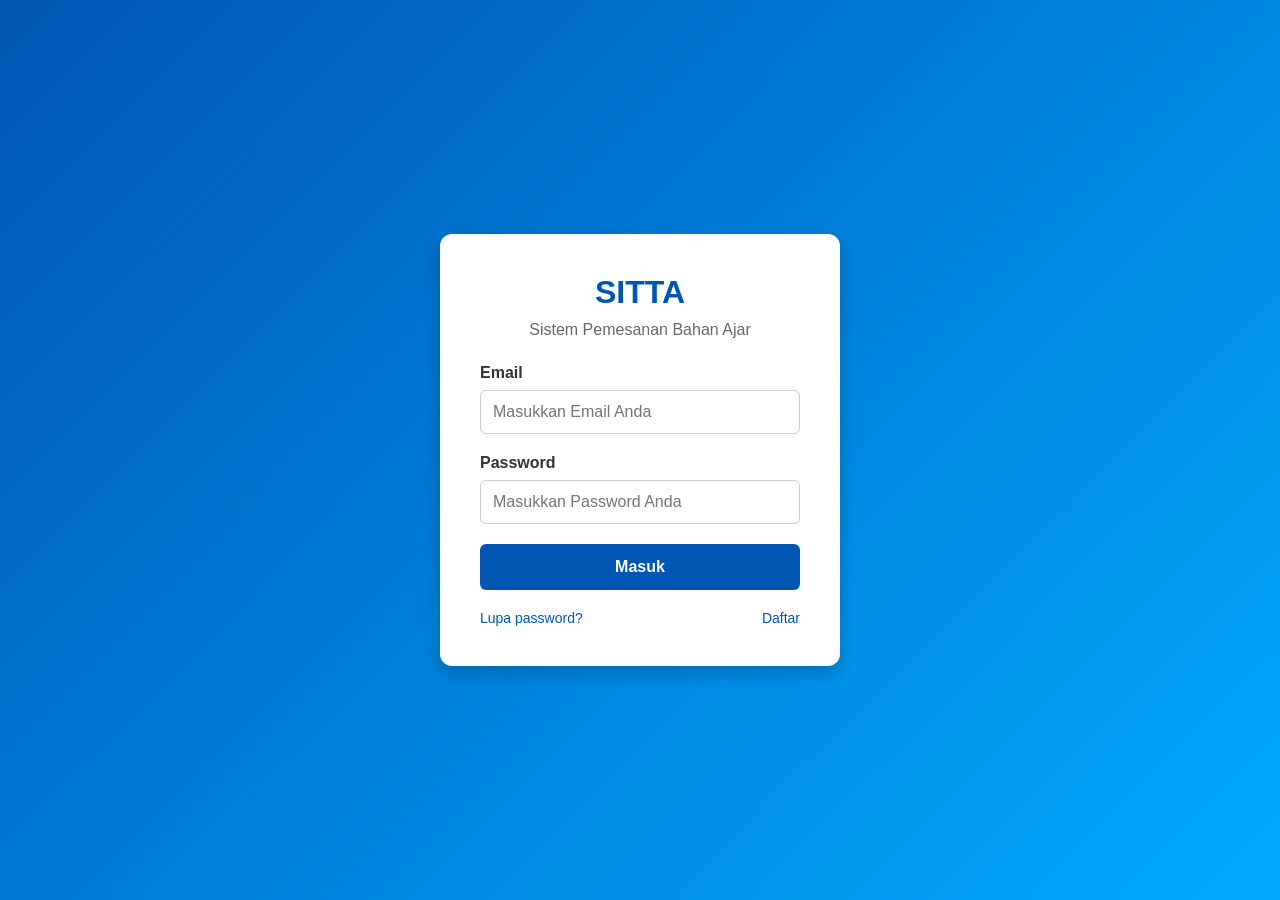
<file: Semester 6/Pemrograman Berbasis WEB/Tugas 1/index.html>
<!DOCTYPE html>
<html lang="id">
<head>
    <meta charset="UTF-8">
    <meta name="viewport" content="width=device-width, initial-scale=1.0">
    <title>SITTA - Login</title>
    <link rel="stylesheet" href="css/style.css">
</head>
<body>

    <div class="login-container">
        <div class="login-box">
            <h1>SITTA</h1>
            <p>Sistem Pemesanan Bahan Ajar</p>
            
            <form id="loginForm">
                <div class="input-group">
                    <label for="email">Email</label>
                    <input type="email" id="email" placeholder="Masukkan Email Anda">
                </div>
                <div class="input-group">
                    <label for="password">Password</label>
                    <input type="password" id="password" placeholder="Masukkan Password Anda">
                </div>
                <button type="submit" class="btn">Masuk</button>
            </form>

            <div class="login-links">
                <a href="#" id="forgotLink">Lupa password?</a>
                <a href="#" id="registerLink">Daftar</a>
            </div>
        </div>
    </div>

    <div id="customModal" class="modal-overlay">
        <div class="modal-content">
            <span class="close-btn">&times;</span>
            <h2 id="modalTitle">Judul Modal</h2>
            <p id="modalDesc" style="margin-top: 15px; color: #555;">Deskripsi Modal</p>
        </div>
    </div>

    <script src="js/data.js"></script>
    <script src="js/script.js"></script>
</body>
</html>
</file>
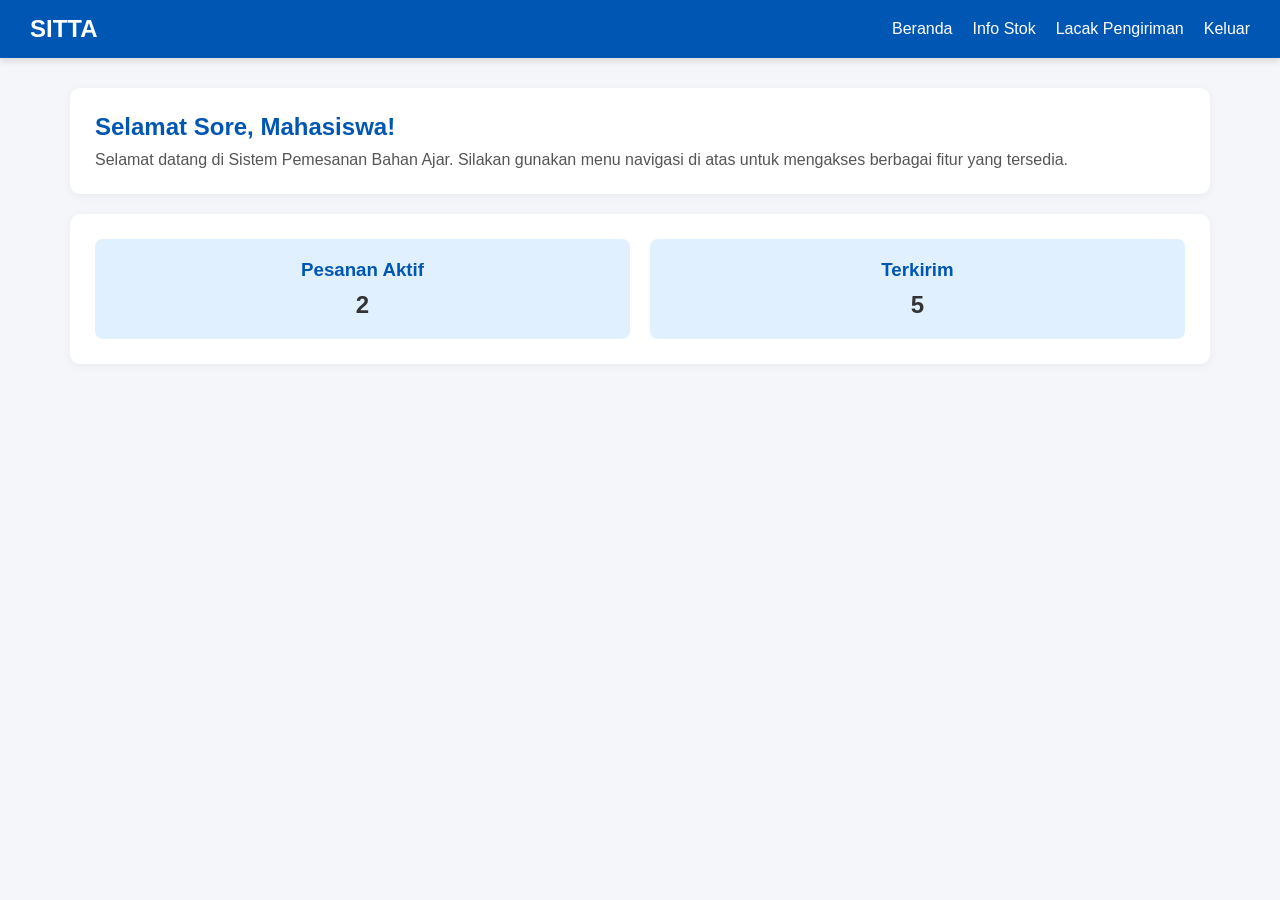
<file: Semester 6/Pemrograman Berbasis WEB/Tugas 1/dashboard.html>
<!DOCTYPE html>
<html lang="id">
<head>
    <meta charset="UTF-8">
    <meta name="viewport" content="width=device-width, initial-scale=1.0">
    <title>SITTA - Dashboard</title>
    <link rel="stylesheet" href="css/style.css">
</head>
<body>

    <nav class="navbar">
        <div class="navbar-brand">SITTA</div>
        <ul class="nav-links">
            <li><a href="dashboard.html">Beranda</a></li>
            <li><a href="stok.html">Info Stok</a></li>
            <li><a href="tracking.html">Lacak Pengiriman</a></li>
            <li><a href="index.html">Keluar</a></li>
        </ul>
    </nav>

    <div class="main-container">
        <div class="card">
            <h2 style="color: #0056b3;"><span id="greetingText">Halo</span>, <span id="userName">Mahasiswa</span>!</h2>
            <p style="margin-top: 10px; color: #555;">Selamat datang di Sistem Pemesanan Bahan Ajar. Silakan gunakan menu navigasi di atas untuk mengakses berbagai fitur yang tersedia.</p>
        </div>

        <div class="card" style="display: flex; gap: 20px; flex-wrap: wrap;">
            <div style="flex: 1; min-width: 200px; padding: 20px; background: #e0f0ff; border-radius: 8px; text-align: center;">
                <h3 style="color: #0056b3;">Pesanan Aktif</h3>
                <p style="font-size: 24px; font-weight: bold; margin-top: 10px;">2</p>
            </div>
            <div style="flex: 1; min-width: 200px; padding: 20px; background: #e0f0ff; border-radius: 8px; text-align: center;">
                <h3 style="color: #0056b3;">Terkirim</h3>
                <p style="font-size: 24px; font-weight: bold; margin-top: 10px;">5</p>
            </div>
        </div>
    </div>

    <script src="js/data.js"></script>
    <script src="js/script.js"></script>
</body>
</html>
</file>
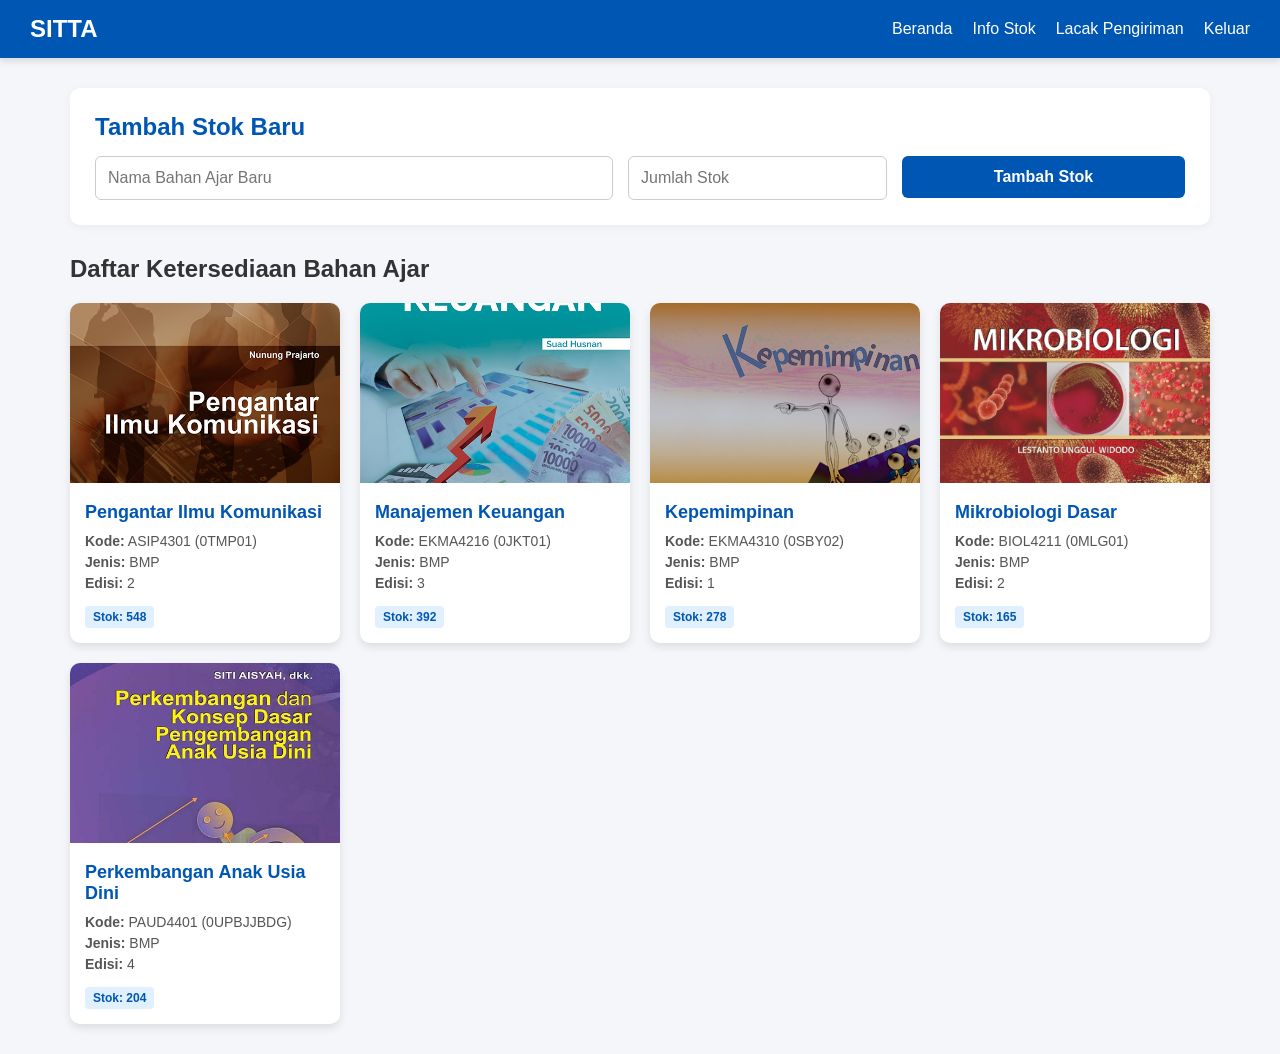
<file: Semester 6/Pemrograman Berbasis WEB/Tugas 1/stok.html>
<!DOCTYPE html>
<html lang="id">
<head>
    <meta charset="UTF-8">
    <meta name="viewport" content="width=device-width, initial-scale=1.0">
    <title>SITTA - Informasi Stok Bahan Ajar</title>
    <link rel="stylesheet" href="css/style.css">
</head>
<body>

    <nav class="navbar">
        <div class="navbar-brand">SITTA</div>
        <ul class="nav-links">
            <li><a href="dashboard.html">Beranda</a></li>
            <li><a href="stok.html">Info Stok</a></li>
            <li><a href="tracking.html">Lacak Pengiriman</a></li>
            <li><a href="index.html">Keluar</a></li>
        </ul>
    </nav>

    <div class="main-container">
        
        <div class="card" style="margin-bottom: 30px;">
            <h2 style="color: #0056b3; margin-bottom: 15px;">Tambah Stok Baru</h2>
            <form id="addStockForm" style="display: flex; gap: 15px; flex-wrap: wrap;">
                <div class="input-group" style="flex: 2; margin-bottom: 0;">
                    <input type="text" id="newBookName" placeholder="Nama Bahan Ajar Baru" required>
                </div>
                <div class="input-group" style="flex: 1; margin-bottom: 0;">
                    <input type="number" id="newBookStock" placeholder="Jumlah Stok" min="1" required>
                </div>
                <button type="submit" class="btn" style="flex: 1; height: 100%; padding: 12px;">Tambah Stok</button>
            </form>
        </div>

        <h2 style="color: #333; margin-bottom: 10px;">Daftar Ketersediaan Bahan Ajar</h2>
        
        <div id="stockContainer" class="grid-container">
        </div>

    </div>

    <script src="js/data.js"></script>
    <script src="js/script.js"></script>
</body>
</html>
</file>
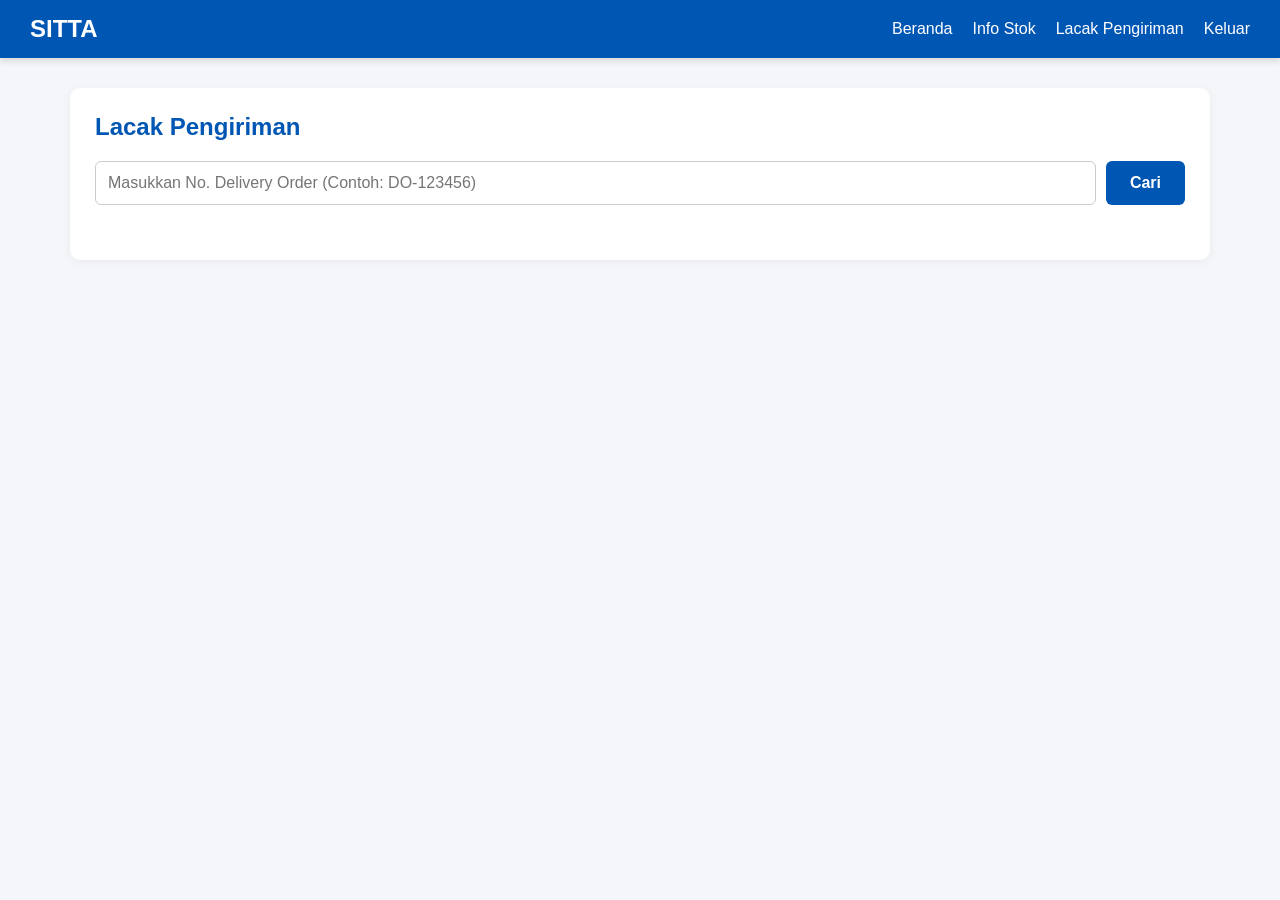
<file: Semester 6/Pemrograman Berbasis WEB/Tugas 1/tracking.html>
<!DOCTYPE html>
<html lang="id">
<head>
    <meta charset="UTF-8">
    <meta name="viewport" content="width=device-width, initial-scale=1.0">
    <title>SITTA - Lacak Pengiriman</title>
    <link rel="stylesheet" href="css/style.css">
</head>
<body>

    <nav class="navbar">
        <div class="navbar-brand">SITTA</div>
        <ul class="nav-links">
            <li><a href="dashboard.html">Beranda</a></li>
            <li><a href="stok.html">Info Stok</a></li>
            <li><a href="tracking.html">Lacak Pengiriman</a></li>
            <li><a href="index.html">Keluar</a></li>
        </ul>
    </nav>

    <div class="main-container">
        <div class="card">
            <h2 style="color: #0056b3; margin-bottom: 20px;">Lacak Pengiriman</h2>
            
            <div class="search-box">
                <input type="text" id="trackingInput" placeholder="Masukkan No. Delivery Order (Contoh: DO-123456)">
                <button id="trackingBtn" class="btn" style="width: auto; padding: 12px 24px;">Cari</button>
            </div>

            <div id="trackingResult" class="hidden">
                <hr style="border: none; border-top: 1px solid #eee; margin-bottom: 20px;">
                <h3 style="margin-bottom: 10px;">Detail Pengiriman</h3>
                <p><strong>Penerima:</strong> <span id="trackPenerima">Mahasiswa A</span></p>
                <p><strong>Ekspedisi:</strong> <span id="trackEkspedisi">SITTA Express</span></p>
                <p><strong>Nomor Resi:</strong> <span id="trackResi" style="color: #0056b3; font-weight: bold;">DO-123456</span></p>

                <div class="timeline" id="trackingTimeline">
                    <div class="timeline-item">
                        <h4>Paket sedang dalam perjalanan ke alamat tujuan</h4>
                        <p>15 Mei 2024, 09:30 WIB - Kurir: Budi</p>
                    </div>
                    <div class="timeline-item">
                        <h4>Paket telah keluar dari gudang sortir pusat</h4>
                        <p>14 Mei 2024, 21:15 WIB - Gudang Jakarta</p>
                    </div>
                    <div class="timeline-item">
                        <h4>Paket diserahkan ke pihak ekspedisi</h4>
                        <p>14 Mei 2024, 15:00 WIB - SITTA Hub</p>
                    </div>
                    <div class="timeline-item">
                        <h4>Pesanan diproses dan sedang disiapkan</h4>
                        <p>13 Mei 2024, 10:00 WIB - Kampus Pusat</p>
                    </div>
                </div>
            </div>
        </div>
    </div>

    <script src="js/data.js"></script>
    <script src="js/script.js"></script>
</body>
</html>
</file>
<file: Semester 6/Pemrograman Berbasis WEB/Tugas 1/css/style.css>
* {
    margin: 0;
    padding: 0;
    box-sizing: border-box;
    font-family: 'Segoe UI', Tahoma, Geneva, Verdana, sans-serif;
}

body {
    background-color: #f4f6f9;
    color: #333;
    display: flex;
    flex-direction: column;
    min-height: 100vh;
}

.login-container {
    display: flex;
    justify-content: center;
    align-items: center;
    height: 100vh;
    background: linear-gradient(135deg, #0056b3, #00aaff);
}

.login-box {
    background: #fff;
    padding: 40px;
    border-radius: 12px;
    box-shadow: 0 8px 16px rgba(0, 0, 0, 0.2);
    width: 100%;
    max-width: 400px;
    text-align: center;
}

.login-box h1 {
    margin-bottom: 10px;
    color: #0056b3;
}

.login-box p {
    margin-bottom: 25px;
    color: #666;
}

.input-group {
    margin-bottom: 20px;
    text-align: left;
}

.input-group label {
    display: block;
    margin-bottom: 8px;
    font-weight: 600;
}

.input-group input {
    width: 100%;
    padding: 12px;
    border: 1px solid #ccc;
    border-radius: 6px;
    font-size: 16px;
}

.input-group input:focus {
    border-color: #0056b3;
    outline: none;
}

.btn {
    width: 100%;
    padding: 14px;
    background-color: #0056b3;
    color: white;
    border: none;
    border-radius: 6px;
    font-size: 16px;
    font-weight: bold;
    cursor: pointer;
    transition: background 0.3s;
}

.btn:hover {
    background-color: #004494;
}

.login-links {
    margin-top: 20px;
    display: flex;
    justify-content: space-between;
    font-size: 14px;
}

.login-links a {
    color: #0056b3;
    text-decoration: none;
    cursor: pointer;
}

.login-links a:hover {
    text-decoration: underline;
}

.modal-overlay {
    display: none;
    position: fixed;
    top: 0; 
    left: 0;
    width: 100%;
    height: 100%;
    background-color: rgba(0,0,0,0.5);
    justify-content: center;
    align-items: center;
    z-index: 1000;
}

.modal-content {
    background-color: #fff;
    padding: 30px;
    border-radius: 8px;
    width: 90%;
    max-width: 400px;
    text-align: center;
    position: relative;
    animation: fadeIn 0.3s;
}

@keyframes fadeIn {
    from { opacity: 0; transform: translateY(-20px); }
    to { opacity: 1; transform: translateY(0); }
}

.close-btn {
    position: absolute;
    top: 10px;
    right: 15px;
    font-size: 24px;
    cursor: pointer;
    color: #999;
}

.close-btn:hover {
    color: #333;
}

.navbar {
    background-color: #0056b3;
    color: #fff;
    display: flex;
    justify-content: space-between;
    align-items: center;
    padding: 15px 30px;
    box-shadow: 0 4px 6px rgba(0,0,0,0.1);
}

.navbar-brand {
    font-size: 24px;
    font-weight: bold;
}

.nav-links {
    list-style: none;
    display: flex;
    gap: 20px;
}

.nav-links a {
    color: white;
    text-decoration: none;
    font-size: 16px;
    transition: 0.3s;
}

.nav-links a:hover {
    color: #a3d1ff;
}

.main-container {
    padding: 30px;
    max-width: 1200px;
    margin: 0 auto;
    width: 100%;
}

.card {
    background-color: white;
    padding: 25px;
    border-radius: 10px;
    box-shadow: 0 2px 10px rgba(0,0,0,0.05);
    margin-bottom: 20px;
}

.search-box {
    display: flex;
    gap: 10px;
    margin-bottom: 30px;
}

.search-box input {
    flex: 1;
    padding: 12px;
    border: 1px solid #ccc;
    border-radius: 6px;
    font-size: 16px;
}

.hidden {
    display: none !important;
}

.timeline {
    position: relative;
    padding-left: 30px;
    margin-top: 20px;
}

.timeline::before {
    content: '';
    position: absolute;
    left: 10px;
    top: 0;
    bottom: 0;
    width: 2px;
    background-color: #0056b3;
}

.timeline-item {
    position: relative;
    margin-bottom: 25px;
}

.timeline-item::before {
    content: '';
    position: absolute;
    left: -26px;
    top: 5px;
    width: 14px;
    height: 14px;
    border-radius: 50%;
    background-color: #0056b3;
    border: 2px solid white;
}

.timeline-item h4 {
    margin-bottom: 5px;
    color: #333;
}

.timeline-item p {
    color: #666;
    font-size: 14px;
}

.grid-container {
    display: grid;
    grid-template-columns: repeat(auto-fill, minmax(250px, 1fr));
    gap: 20px;
    margin-top: 20px;
}

.stock-card {
    background-color: #fff;
    border-radius: 10px;
    overflow: hidden;
    box-shadow: 0 4px 8px rgba(0,0,0,0.1);
    transition: transform 0.2s;
}

.stock-card:hover {
    transform: translateY(-5px);
}

.stock-card img {
    width: 100%;
    height: 180px;
    object-fit: cover;
}

.stock-card-content {
    padding: 15px;
}

.stock-card-content h3 {
    font-size: 18px;
    margin-bottom: 10px;
    color: #0056b3;
}

.stock-card-content p {
    font-size: 14px;
    margin-bottom: 5px;
    color: #555;
}

.stock-badge {
    display: inline-block;
    background-color: #e0f0ff;
    color: #0056b3;
    padding: 4px 8px;
    border-radius: 4px;
    font-size: 12px;
    font-weight: bold;
    margin-top: 10px;
}

@media (max-width: 768px) {
    .navbar {
        flex-direction: column;
        text-align: center;
    }
    
    .nav-links {
        margin-top: 15px;
        flex-wrap: wrap;
        justify-content: center;
    }
}
</file>
